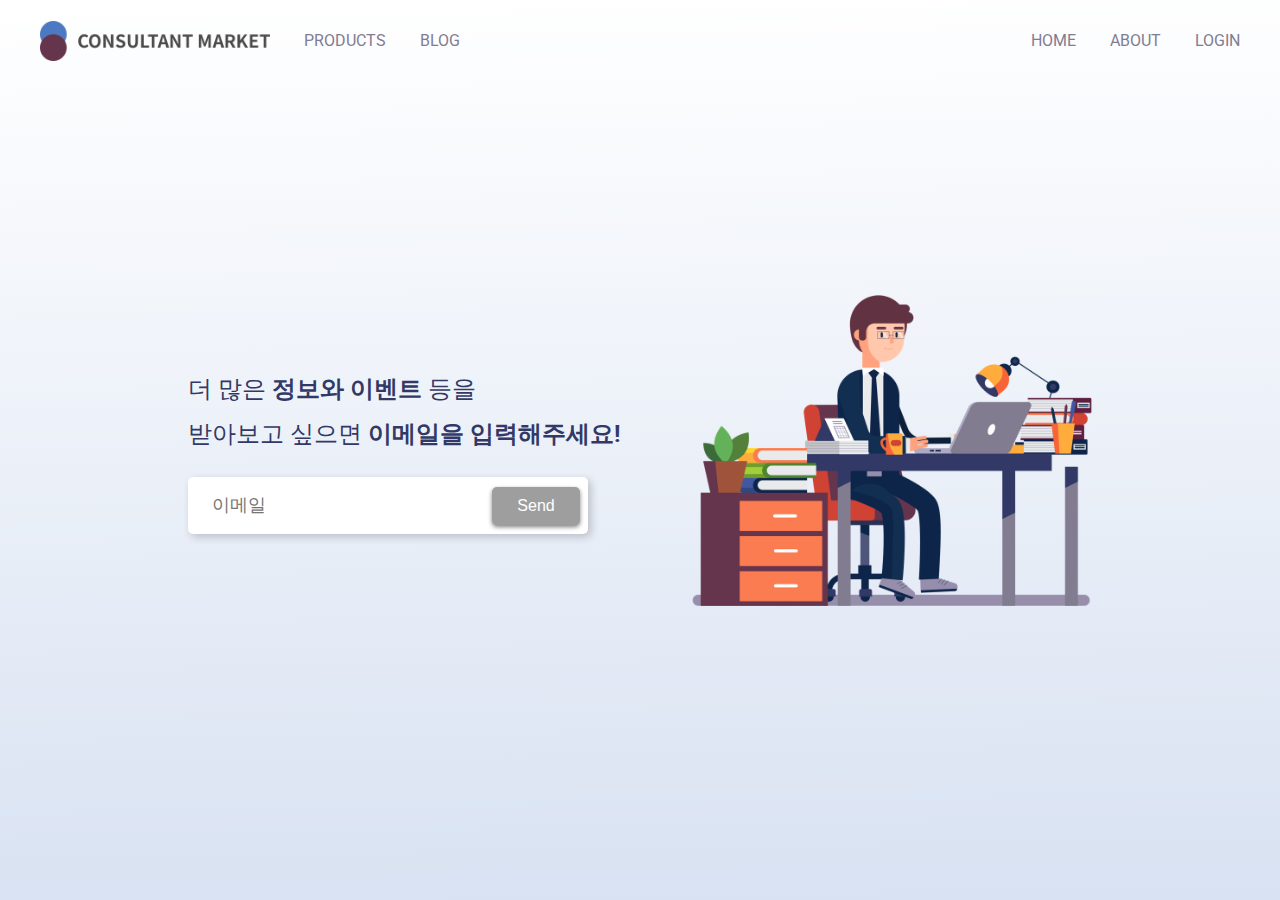
<file: 006올바른이메일/index.html>
<!DOCTYPE html>
<html>
<head>
  <title>Consulting Market</title>
  <meta charset="utf-8" />

  <link href="https://fonts.googleapis.com/css?family=Roboto" rel="stylesheet">
  <link href="css/styles.css" rel="stylesheet" />
</head>

<body>
  <div class="hero-header">
    <div class="navbar">
      <a href="#" id="logo">
        <img src="images/logo.png" width="230">
      </a>

      <ul class="menu menu-left">
        <li><a href="#">PRODUCTS</a></li>
        <li><a href="#">BLOG</a></li>
      </ul>

      <ul class="menu menu-right">
        <li><a href="#">HOME</a></li>
        <li><a href="#">ABOUT</a></li>
        <li><a href="#">LOGIN</a></li>
      </ul>
    </div>

    <div class="container">
      <div class="left">
        <h2>더 많은 <b>정보와 이벤트</b> 등을<br> 받아보고 싶으면 <b>이메일을 입력해주세요!</b></h2>

        <input id="email-input" type="email" placeholder="이메일">
        <input id="submit-btn" type="submit" value="Send">
      </div>

      <img id="main-img" src="images/desk.png" width="400">
    </div>
  </div>

  <script
  src="https://code.jquery.com/jquery-3.2.1.min.js"
  integrity="sha256-hwg4gsxgFZhOsEEamdOYGBf13FyQuiTwlAQgxVSNgt4="
  crossorigin="anonymous"></script>
  <script>
    // 이메일에는 @가 포함되어 있어야 한다.
    // @ 뒤에는 최소 1개 이상의 .이 포함되어 있어야 한다.
    $('#email-input').on('input',checkEmail);

    function checkEmail() {
      var email = $('email-input').val().indexOf('@');
      // var emailSubstr = $('email-input').val().substr(email);

      // if (emil !== -1 && emailSubstr.indexOf('.') !== -1) {
      //   {
      //     $('#submit-btn').css('background-color', "#4d79c2");
      //   } else {
      //     $('#submit-btn').css('background-color', "#9e9e9e");
      //   }
      // }
      console.log(email);

      // $("#email-input").on('input', validateEmail);

    // function validateEmail() {
    //   var atPos = $('#email-input').val().indexOf('@');
      // var emailSubstr = $('#email-input').val().substr(atPos);
    //   if (atPos !== -1 && emailSubstr.indexOf('.') !== -1) {
    //     $('#submit-btn').css('background-color', "#4d79c2");
    //   } else {
    //     $('#submit-btn').css('background-color', "#9e9e9e");
    //   }
    // }

      // if (email.indexOf('@')=='-1') {
      //   $('submit-btn').css('backgroud=color','#9E9E9E');
      // } else{
      //   email = email.substring(email.indexOf('@')+1);
      //   if (email.indexOf('.')=='-1') {
      //     $('submit-btn').css('backgroud=color','#9E9E9E');
      //   } else{
      //     $('submit-btn').css('backgroud=color','#4D79C2');
      //   }

      // }
    }

    
    </script>
  </body>
  </html>
</file>
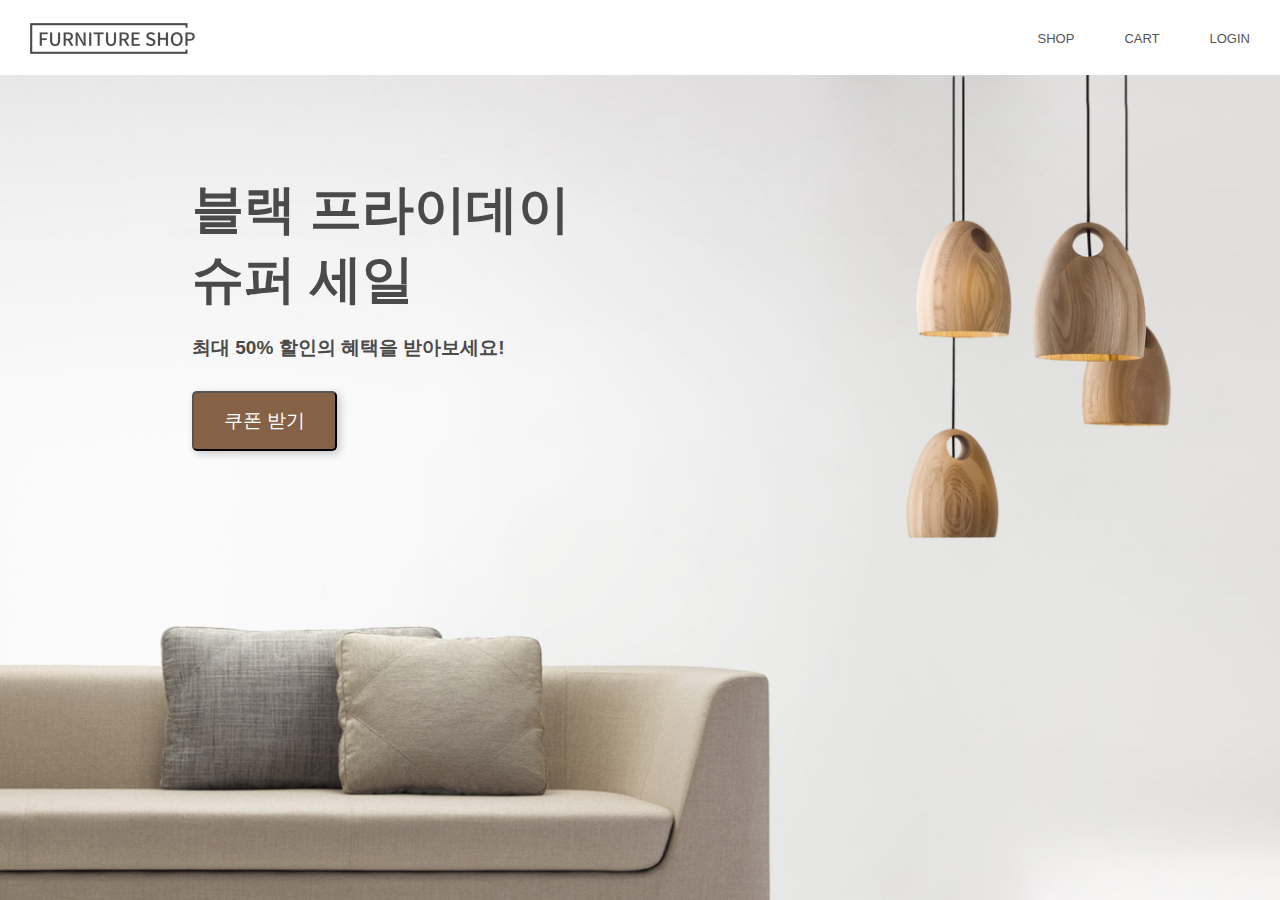
<file: 010FurnitureShop/index.html>
<!DOCTYPE html>
<html>
  <head>
    <title>Furniture Shop</title>
    <meta charset="utf-8" />
    <link href="css/styles.css" rel="stylesheet" />
  </head>

  <body>
    <div class="navbar">
      <a href="#" id="logo">
        <img src="images/logo.png" width="165">
      </a>

      <ul id="menu">
        <li><a href="#">SHOP</a></li>
        <li><a href="#">CART</a></li>
        <li><a href="#">LOGIN</a></li>
      </ul>
    </div>

    <div class="hero-header">
      <div class="info">
        <h1>블랙 프라이데이 슈퍼 세일</h1>
        <h2>최대 50% 할인의 혜택을 받아보세요!</h2>
        <button id="popup-trigger">쿠폰 받기</button>
      </div>
    </div>

    <div id="popup" role="alert">
      <div id="popup-container">
        <h3>다운 완료!</h3>
        <p>내 쿠폰함에서 확인하세요!</p>

        <button id="close-btn">확인</button>
      </div>
    </div>

    <script
      src="https://code.jquery.com/jquery-3.2.1.min.js"
      integrity="sha256-hwg4gsxgFZhOsEEamdOYGBf13FyQuiTwlAQgxVSNgt4="
      crossorigin="anonymous"></script>
    <script>
      $('#popup-trigger').on('click',playPopUp);
      $('#close-btn').on('click',closePopUp);
      $(document).on('keydown',closePopUp);

      function playPopUp () {
        $('#popup').fadeIn(1000);
      }

      function closePopUp(event) {
        if(event.type === 'click'){
          $('#popup').fadeOut(1000);
        } else if(event.type === 'keydown'){
          if (event.key==='Escape') {
            $('#popup').fadeOut(1000);
          }
        }

        
      }
    </script>
  </body>
</html>
</file>
<file: 006올바른이메일/css/styles.css>
* {
  box-sizing: border-box;
}

body {
  font-family: 'Roboto', sans-serif;
  margin: 0;
  min-width: 992px;
}

/* Navigation Bar */

.navbar {
  position: absolute;
  top: 0;
  left: 0;
  min-width: 992px;
  width: 100%;
  padding-left: 23px;
  padding-right: 23px;
}

.navbar {
  height: 80px;
  line-height: 80px;
}

.navbar #logo {
  float: left;
  margin: 0 17px;
}

.navbar #logo img {
  vertical-align: middle;
}

.navbar .menu {
  padding: 0;
  margin: 0;
  list-style: none;
  font-size: 16px;
}

.navbar .menu li {
  float: left;
  margin: 0 17px;
}

.navbar .menu li a {
  color: #817C92;
  text-decoration: none;
  vertical-align: middle;
}

.navbar .menu-left {
  float: left;
}

.navbar .menu-right {
  float: right;
}

/* Hero Header */

.hero-header {
  height: 100vh;
  background-image: linear-gradient(-1deg, rgba(77,121,194,0.22) 0%, rgba(77,121,194,0.00) 100%);
}

.container {
  text-align: center;
  line-height: 100vh;
}

.left {
  width: 500px;
  display: inline-block;
  vertical-align: middle;
  line-height: normal;
  text-align: left;
}

.left h2 {
  font-weight: normal;
  font-size: 24px;
  color: #323966;
  line-height: 45px;
  margin: 0;
  margin-bottom: 20px;
}

.left #email-input {
  background: #FFFFFF;
  box-shadow: 3px 3px 8px 0 rgba(0,0,0,0.20);
  border-radius: 5px;
  font-size: 18px;
  padding: 18px 24px;
  padding-right: 118px;
  border: none;
  width: 400px;
}

.left #submit-btn {
  margin-left: -100px;
  width: 88px;
  background: #9E9E9E;
  box-shadow: 0 2px 4px 0 rgba(0,0,0,0.50);
  border-radius: 5px;
  border: none;
  color: white;
  padding: 10px 0;
  font-size: 16px;
  cursor: pointer;
}

.container #main-img {
  vertical-align: middle;
}
</file>
<file: 010FurnitureShop/css/styles.css>
* {
  box-sizing: border-box;
}

body {
  margin: 0;
  min-width: 992px;
  font-family: "Helvetica";
}

/* navbar */

.navbar {
  height: 75px;
  padding-left: 30px;
  padding-right: 30px;
}

.navbar #logo {
  line-height: 75px;
}

.navbar #logo img {
  vertical-align: middle;
}

.navbar #menu {
  float: right;
  list-style: none;
  padding: 0;
  margin: 0;
}

.navbar #menu li {
  float: left;
  margin-left: 50px;
  line-height: 75px;
}

.navbar #menu li a {
  color: #545454;
  font-size: 13px;
  text-decoration: none;
}

/* hero header */

.hero-header {
  height: calc(100vh - 75px);
  background-image: url("../images/hero_image.jpg");
  background-repeat: no-repeat;
  background-size: cover;
  background-position: center center;
  position: relative;
}

.info {
  width: 380px;
  position: absolute;
  left: 15%;
  top: 100px;
}

.info h1 {
  font-size: 52px;
  color: #4A4A4A;
  margin: 0;
  margin-bottom: 20px;
}

.info h2 {
  font-size: 19px;
  color: #4A4A4A;
  margin: 0;
  margin-bottom: 30px;
}

.info button {
  background: #856246;
  box-shadow: 3px 3px 8px 0 rgba(0,0,0,0.20);
  border-radius: 5px;
  padding: 15px 30px;
  color: white;
  font-size: 19px;
  cursor: pointer;
}

/* popup */

#popup {
  position: fixed;
  left: 0;
  top: 0;
  height: 100%;
  width: 100%;
  background-color: rgba(0,0,0,0.50);
  display: none;
}

#popup-container {
  position: relative;
  width: 90%;
  max-width: 400px;
  margin: 4em auto;
  background: #FFF;
  border-radius: .25em .25em .4em .4em;
  text-align: center;
  box-shadow: 0 0 20px rgba(0, 0, 0, 0.2);
  padding: 20px;
}

#popup-container h3 {
  font-size: 20px;
  color: #4A4A4A;
}

#popup-container p {
  font-size: 20px;
  color: #797979;
}

#popup-container button {
  background: #856246;
  border-radius: 100px;
  color: white;
  padding: 10px 68px;
  cursor: pointer;
  font-size: 16px;
}

#popup-container .cd-buttons:after {
  content: "";
  display: table;
  clear: both;
}

#popup-container .cd-buttons li {
  float: left;
  width: 50%;
  list-style: none;
}
</file>
